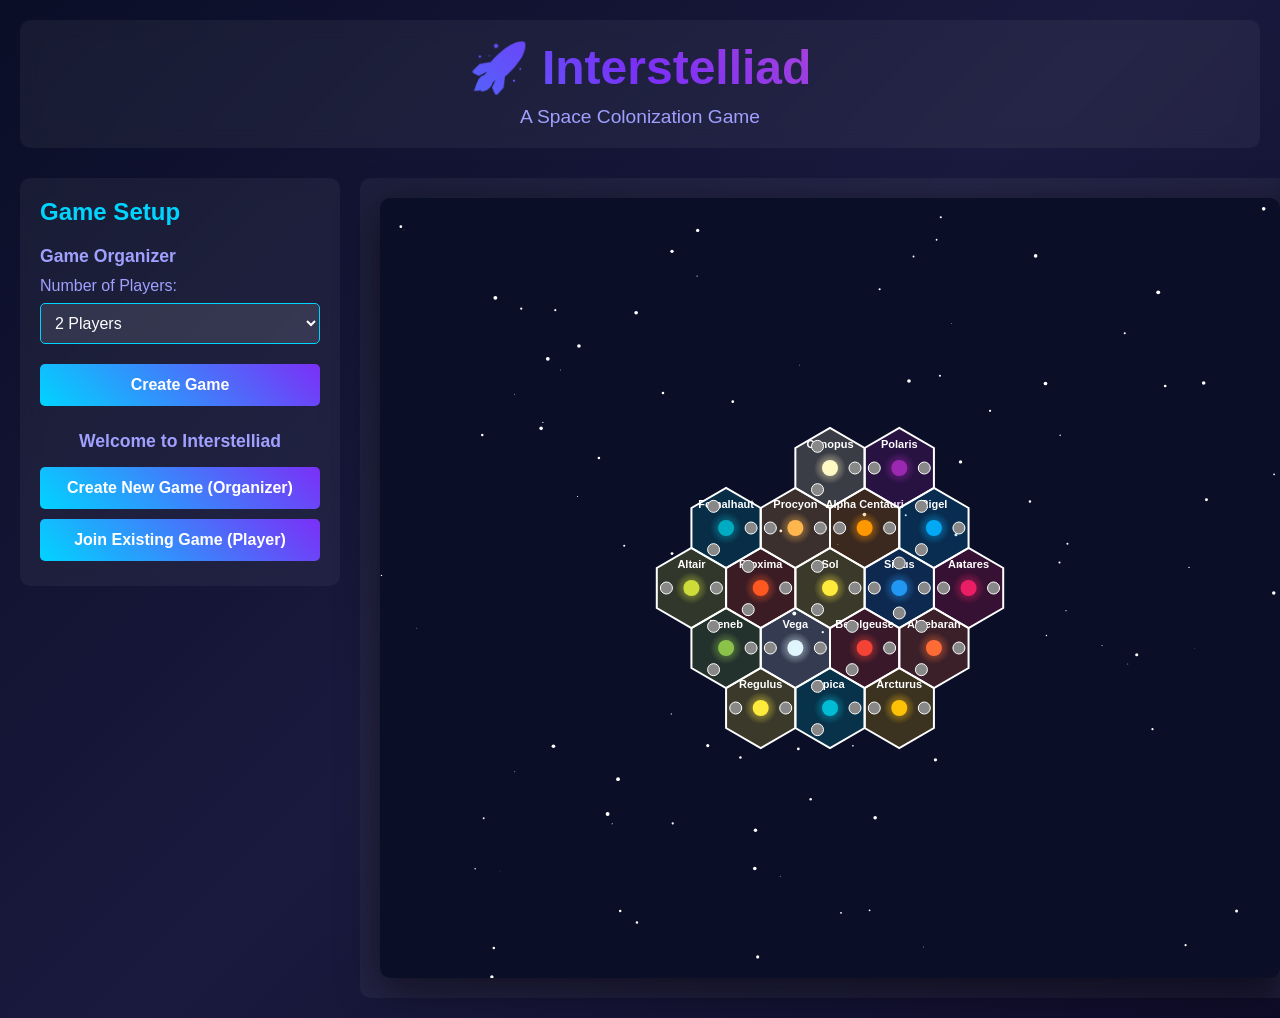
<file: index.html>
<!DOCTYPE html>
<html lang="en">
<head>
    <meta charset="UTF-8">
    <meta name="viewport" content="width=device-width, initial-scale=1.0">
    <title>Interstelliad - Space Colonization Game</title>
    <link rel="stylesheet" href="styles.css">
</head>
<body>
    <div class="game-container">
        <header>
            <h1>🚀 Interstelliad</h1>
            <p class="subtitle">A Space Colonization Game</p>
        </header>

        <div class="main-content">
            <aside class="sidebar">
                <div class="game-setup" id="gameSetup">
                    <h2>Game Setup</h2>
                    
                    <div id="organizerSetup">
                        <h3>Game Organizer</h3>
                        <label>Number of Players:</label>
                        <select id="playerCount">
                            <option value="2">2 Players</option>
                            <option value="3">3 Players</option>
                            <option value="4">4 Players</option>
                        </select>
                        <button id="createGame" class="btn-primary">Create Game</button>
                    </div>

                    <div id="playerJoin" style="display: none;">
                        <h3>Join Game</h3>
                        <p>Waiting for players to join...</p>
                        <div id="joinedPlayers"></div>
                        <button id="startGame" class="btn-primary" style="display: none;">Start Game</button>
                    </div>

                    <div id="playerLogin" style="display: none;">
                        <h3>Player Login</h3>
                        <label>Your Name:</label>
                        <input type="text" id="playerName" placeholder="Enter your name" />
                        
                        <label>Choose Your Home Planet:</label>
                        <div class="planet-selection">
                            <div class="planet-option" data-planet="Earth">
                                <div class="planet-icon earth">🌍</div>
                                <span>Earth</span>
                            </div>
                            <div class="planet-option" data-planet="Mars">
                                <div class="planet-icon mars">🔴</div>
                                <span>Mars</span>
                            </div>
                            <div class="planet-option" data-planet="Belt">
                                <div class="planet-icon belt">☄️</div>
                                <span>Belt</span>
                            </div>
                            <div class="planet-option" data-planet="Jupiter">
                                <div class="planet-icon jupiter">🪐</div>
                                <span>Jupiter</span>
                            </div>
                        </div>
                        <button id="joinGame" class="btn-primary" disabled>Join Game</button>
                        <button id="backToMenu" class="btn-secondary">Back</button>
                    </div>

                    <div id="roleSelection">
                        <h3>Welcome to Interstelliad</h3>
                        <button id="createGameBtn" class="btn-primary">Create New Game (Organizer)</button>
                        <button id="joinGameBtn" class="btn-primary">Join Existing Game (Player)</button>
                    </div>
                </div>

                <div class="game-info" id="gameInfo" style="display: none;">
                    <h2>Current Turn</h2>
                    <div class="current-player">
                        <div class="player-indicator" id="currentPlayerIndicator"></div>
                        <span id="currentPlayerName">Player 1</span>
                    </div>
                    <div class="player-stats">
                        <p>Colonies: <span id="currentColonies">0</span> / 10</p>
                    </div>

                    <h3>Actions</h3>
                    <div class="action-buttons">
                        <button id="moveBtn" class="btn-action">Move Ship</button>
                        <button id="checkLifeBtn" class="btn-action" disabled>Check for Life</button>
                        <button id="colonizeBtn" class="btn-action" disabled>Colonize</button>
                        <button id="endTurnBtn" class="btn-action">End Turn</button>
                    </div>

                    <div class="dice-section" id="diceSection">
                        <h3>Dice Roll</h3>
                        <div class="dice-display">
                            <div class="die" id="die1">?</div>
                            <div class="die" id="die2">?</div>
                        </div>
                        <p id="diceResult"></p>
                    </div>

                    <h3>Players</h3>
                    <div id="playerList"></div>

                    <div class="game-log">
                        <h3>Game Log</h3>
                        <div id="logMessages"></div>
                    </div>
                </div>
            </aside>

            <main class="board-container">
                <canvas id="gameBoard" width="900" height="780"></canvas>
            </main>
        </div>

        <div class="modal" id="battleModal">
            <div class="modal-content">
                <h2 id="battleTitle">Battle!</h2>
                <div id="battleContent">
                    <p id="battleDescription"></p>
                    <div class="battle-dice">
                        <div class="battle-side">
                            <h3 id="attackerName">You</h3>
                            <div class="dice-display">
                                <div class="die" id="attackerDie1">?</div>
                                <div class="die" id="attackerDie2">?</div>
                            </div>
                            <p>Total: <span id="attackerTotal">0</span></p>
                        </div>
                        <div class="battle-side">
                            <h3 id="defenderName">Aliens</h3>
                            <div class="dice-display">
                                <div class="die" id="defenderDie1">?</div>
                                <div class="die" id="defenderDie2">?</div>
                            </div>
                            <p>Total: <span id="defenderTotal">0</span></p>
                        </div>
                    </div>
                    <button id="rollBattleBtn" class="btn-primary">Roll Dice</button>
                    <p id="battleResult"></p>
                </div>
                <button id="closeBattleBtn" class="btn-secondary" style="display: none;">Close</button>
            </div>
        </div>

        <div class="modal" id="endGameModal">
            <div class="modal-content">
                <h2>🏆 Game Over!</h2>
                <div id="finalScores"></div>
                <button id="newGameBtn" class="btn-primary">New Game</button>
            </div>
        </div>
    </div>

    <script src="game.js"></script>
</body>
</html>
</file>
<file: styles.css>
* {
    margin: 0;
    padding: 0;
    box-sizing: border-box;
}

body {
    font-family: 'Segoe UI', Tahoma, Geneva, Verdana, sans-serif;
    background: linear-gradient(135deg, #0a0e27 0%, #1a1a3e 50%, #0f0c29 100%);
    color: #ffffff;
    min-height: 100vh;
    overflow-x: hidden;
}

.game-container {
    max-width: 1600px;
    margin: 0 auto;
    padding: 20px;
}

header {
    text-align: center;
    margin-bottom: 30px;
    background: rgba(255, 255, 255, 0.05);
    padding: 20px;
    border-radius: 10px;
    backdrop-filter: blur(10px);
}

header h1 {
    font-size: 3em;
    background: linear-gradient(45deg, #00d4ff, #7b2ff7, #ff6b9d);
    -webkit-background-clip: text;
    -webkit-text-fill-color: transparent;
    background-clip: text;
    margin-bottom: 10px;
}

.subtitle {
    font-size: 1.2em;
    color: #a0a0ff;
}

.main-content {
    display: flex;
    gap: 20px;
    align-items: flex-start;
}

.sidebar {
    flex: 0 0 320px;
    background: rgba(255, 255, 255, 0.05);
    padding: 20px;
    border-radius: 10px;
    backdrop-filter: blur(10px);
    max-height: 780px;
    overflow-y: auto;
}

.sidebar h2 {
    color: #00d4ff;
    margin-bottom: 15px;
    font-size: 1.5em;
}

.sidebar h3 {
    color: #a0a0ff;
    margin: 20px 0 10px 0;
    font-size: 1.1em;
}

.game-setup label {
    display: block;
    margin-bottom: 8px;
    color: #a0a0ff;
}

.game-setup select,
.game-setup input[type="text"] {
    width: 100%;
    padding: 10px;
    margin-bottom: 15px;
    background: rgba(255, 255, 255, 0.1);
    border: 1px solid #00d4ff;
    border-radius: 5px;
    color: #ffffff;
    font-size: 1em;
}

.game-setup input[type="text"]::placeholder {
    color: rgba(255, 255, 255, 0.5);
}

.planet-selection {
    display: grid;
    grid-template-columns: 1fr 1fr;
    gap: 10px;
    margin: 15px 0;
}

.planet-option {
    padding: 15px;
    background: rgba(255, 255, 255, 0.05);
    border: 2px solid rgba(255, 255, 255, 0.2);
    border-radius: 10px;
    cursor: pointer;
    text-align: center;
    transition: all 0.3s ease;
}

.planet-option:hover {
    background: rgba(255, 255, 255, 0.1);
    border-color: #00d4ff;
    transform: translateY(-2px);
}

.planet-option.selected {
    background: rgba(0, 212, 255, 0.2);
    border-color: #00d4ff;
    box-shadow: 0 0 20px rgba(0, 212, 255, 0.5);
}

.planet-icon {
    font-size: 2.5em;
    margin-bottom: 5px;
}

.planet-option span {
    display: block;
    font-weight: bold;
    color: #a0a0ff;
}

#joinedPlayers {
    margin: 15px 0;
    padding: 10px;
    background: rgba(0, 0, 0, 0.3);
    border-radius: 5px;
    min-height: 100px;
}

.joined-player {
    padding: 10px;
    margin: 5px 0;
    background: rgba(255, 255, 255, 0.1);
    border-radius: 5px;
    display: flex;
    align-items: center;
    gap: 10px;
    border-left: 4px solid;
}

.joined-player .player-planet {
    font-size: 1.5em;
}

#roleSelection {
    text-align: center;
}

.btn-primary, .btn-secondary, .btn-action {
    width: 100%;
    padding: 12px;
    margin: 5px 0;
    border: none;
    border-radius: 5px;
    font-size: 1em;
    cursor: pointer;
    transition: all 0.3s ease;
    font-weight: bold;
}

.btn-primary {
    background: linear-gradient(45deg, #00d4ff, #7b2ff7);
    color: white;
}

.btn-primary:hover {
    transform: translateY(-2px);
    box-shadow: 0 5px 20px rgba(0, 212, 255, 0.5);
}

.btn-secondary {
    background: rgba(255, 255, 255, 0.1);
    color: white;
    border: 1px solid #a0a0ff;
}

.btn-secondary:hover {
    background: rgba(255, 255, 255, 0.2);
}

.btn-action {
    background: rgba(0, 212, 255, 0.2);
    color: #00d4ff;
    border: 1px solid #00d4ff;
}

.btn-action:hover:not(:disabled) {
    background: rgba(0, 212, 255, 0.3);
    transform: translateY(-1px);
}

.btn-action:disabled {
    opacity: 0.3;
    cursor: not-allowed;
}

.current-player {
    display: flex;
    align-items: center;
    gap: 10px;
    margin-bottom: 15px;
    padding: 15px;
    background: rgba(255, 255, 255, 0.1);
    border-radius: 8px;
    border: 2px solid #00d4ff;
}

.player-indicator {
    width: 30px;
    height: 30px;
    border-radius: 50%;
    border: 3px solid white;
}

.player-stats {
    margin-bottom: 20px;
    padding: 10px;
    background: rgba(255, 255, 255, 0.05);
    border-radius: 5px;
}

.action-buttons {
    margin-bottom: 20px;
}

.dice-section {
    margin: 20px 0;
    padding: 15px;
    background: rgba(255, 255, 255, 0.05);
    border-radius: 8px;
}

.dice-display {
    display: flex;
    gap: 15px;
    justify-content: center;
    margin: 15px 0;
}

.die {
    width: 60px;
    height: 60px;
    background: white;
    color: #0a0e27;
    border-radius: 10px;
    display: flex;
    align-items: center;
    justify-content: center;
    font-size: 2em;
    font-weight: bold;
    box-shadow: 0 4px 10px rgba(0, 0, 0, 0.3);
}

#diceResult {
    text-align: center;
    margin-top: 10px;
    font-weight: bold;
    color: #00d4ff;
}

.player-item {
    padding: 10px;
    margin: 5px 0;
    background: rgba(255, 255, 255, 0.05);
    border-radius: 5px;
    display: flex;
    align-items: center;
    gap: 10px;
}

.player-color {
    width: 20px;
    height: 20px;
    border-radius: 50%;
    border: 2px solid white;
}

.player-name {
    flex: 1;
}

.player-score {
    font-weight: bold;
    color: #00d4ff;
}

.game-log {
    margin-top: 20px;
    max-height: 200px;
}

#logMessages {
    max-height: 150px;
    overflow-y: auto;
    padding: 10px;
    background: rgba(0, 0, 0, 0.3);
    border-radius: 5px;
    font-size: 0.85em;
}

.log-entry {
    padding: 5px;
    margin: 3px 0;
    border-left: 3px solid #00d4ff;
    padding-left: 8px;
}

.board-container {
    flex: 1;
    background: rgba(255, 255, 255, 0.05);
    padding: 20px;
    border-radius: 10px;
    backdrop-filter: blur(10px);
    display: flex;
    justify-content: center;
    align-items: center;
}

#gameBoard {
    border-radius: 10px;
    box-shadow: 0 10px 40px rgba(0, 0, 0, 0.5);
    cursor: pointer;
}

.modal {
    display: none;
    position: fixed;
    z-index: 1000;
    left: 0;
    top: 0;
    width: 100%;
    height: 100%;
    background-color: rgba(0, 0, 0, 0.8);
    backdrop-filter: blur(5px);
}

.modal-content {
    background: linear-gradient(135deg, #1a1a3e 0%, #2a2a5e 100%);
    margin: 5% auto;
    padding: 30px;
    border: 2px solid #00d4ff;
    border-radius: 15px;
    width: 90%;
    max-width: 600px;
    box-shadow: 0 10px 50px rgba(0, 212, 255, 0.3);
}

.modal-content h2 {
    color: #00d4ff;
    margin-bottom: 20px;
    text-align: center;
}

.battle-dice {
    display: flex;
    justify-content: space-around;
    margin: 30px 0;
    gap: 20px;
}

.battle-side {
    flex: 1;
    text-align: center;
    padding: 20px;
    background: rgba(255, 255, 255, 0.05);
    border-radius: 10px;
}

.battle-side h3 {
    color: #a0a0ff;
    margin-bottom: 15px;
}

#battleResult {
    text-align: center;
    font-size: 1.3em;
    font-weight: bold;
    margin-top: 20px;
    padding: 15px;
    border-radius: 8px;
    background: rgba(255, 255, 255, 0.1);
}

#finalScores {
    margin: 20px 0;
}

.score-item {
    padding: 15px;
    margin: 10px 0;
    background: rgba(255, 255, 255, 0.1);
    border-radius: 8px;
    display: flex;
    justify-content: space-between;
    align-items: center;
}

.score-item.winner {
    border: 3px solid gold;
    background: rgba(255, 215, 0, 0.1);
}

.winner-crown {
    font-size: 2em;
}

/* Scrollbar styling */
::-webkit-scrollbar {
    width: 8px;
}

::-webkit-scrollbar-track {
    background: rgba(255, 255, 255, 0.05);
    border-radius: 4px;
}

::-webkit-scrollbar-thumb {
    background: rgba(0, 212, 255, 0.5);
    border-radius: 4px;
}

::-webkit-scrollbar-thumb:hover {
    background: rgba(0, 212, 255, 0.7);
}

@media (max-width: 1200px) {
    .main-content {
        flex-direction: column;
    }
    
    .sidebar {
        flex: 1;
        width: 100%;
        max-height: none;
    }
    
    #gameBoard {
        width: 100%;
        height: auto;
    }
}
</file>
